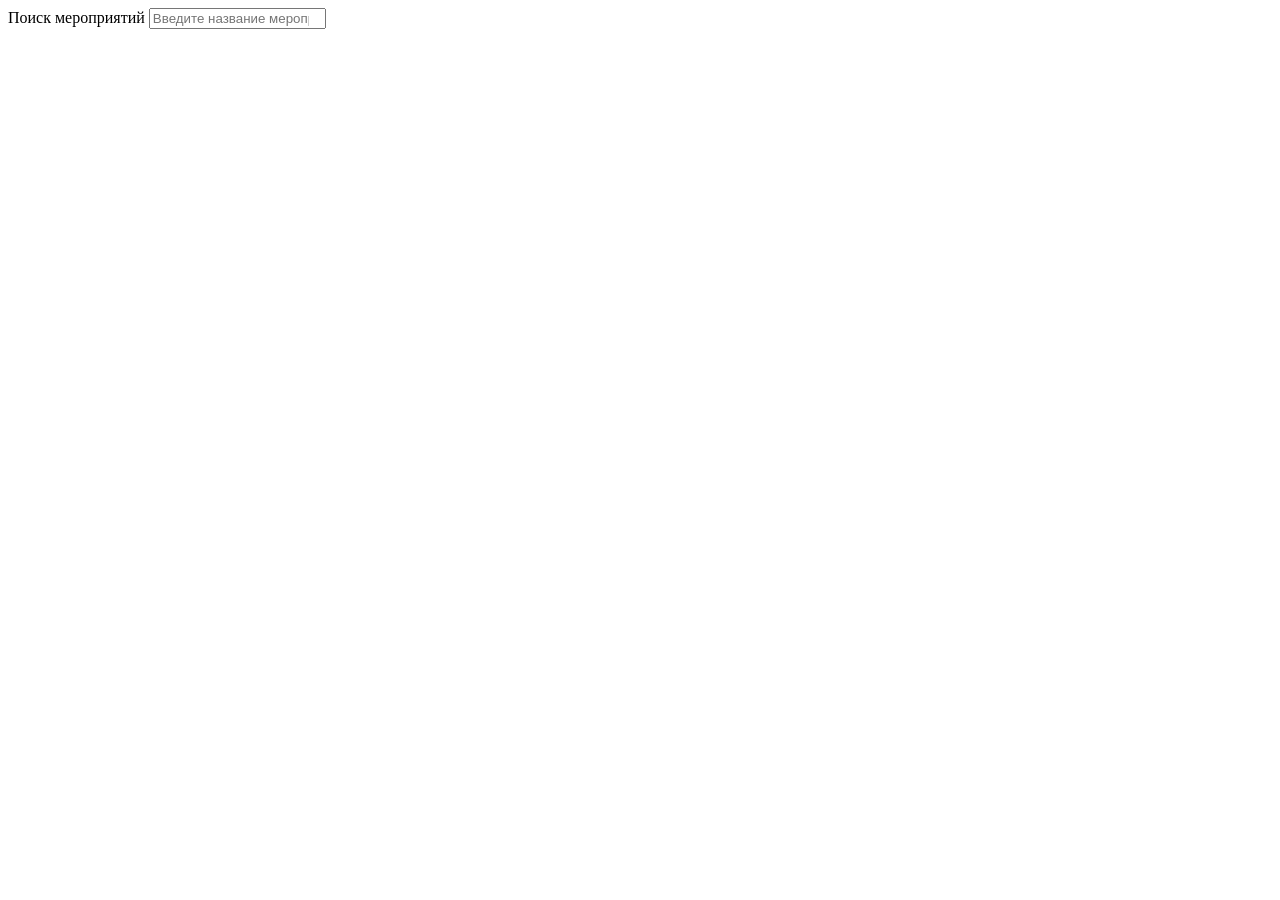
<file: Lab_№5/index.html>
<!DOCTYPE html>
<html lang="ru">
<head>
    <meta charset="UTF-8">
    <title>Debounce Test</title>
</head>
<body>
    <label for="search">Поиск мероприятий</label>
    <input id="search" type="search" placeholder="Введите название мероприятия">

    <script src="registerEvents.js"></script> 
</body>
</html>
</file>
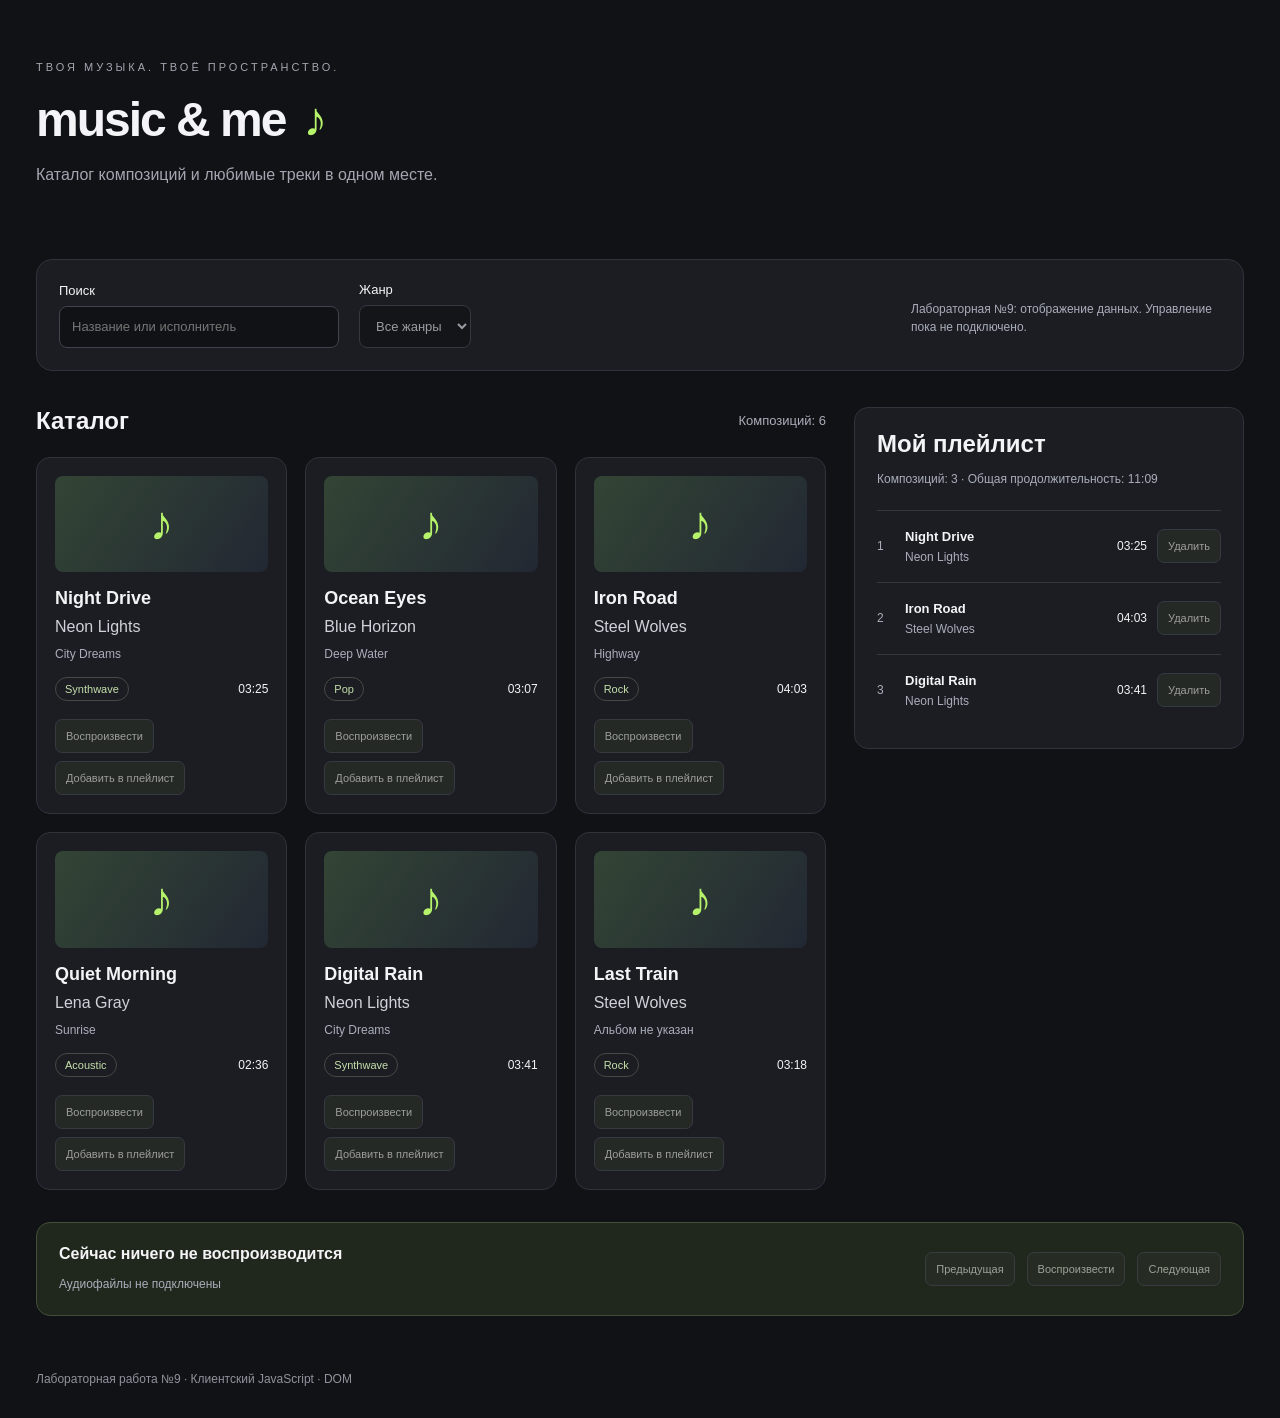
<file: Lab_№9/index.html>
<!DOCTYPE html>
<html lang="ru">
<head>
  <meta charset="UTF-8">
  <meta name="viewport" content="width=device-width, initial-scale=1">
  <title>Music & Me — лабораторная №9</title>
  <link rel="stylesheet" href="styles.css">
  <script src="models.js" defer></script>
  <script src="app.js" defer></script>
</head>
<body>
  <header><p class="eyebrow">ТВОЯ МУЗЫКА. ТВОЁ ПРОСТРАНСТВО.</p><h1>music & me<span>♪</span></h1><p>Каталог композиций и любимые треки в одном месте.</p></header>
  <main>
    <section class="toolbar" aria-label="Поиск и фильтрация">
      <label>Поиск<input type="search" placeholder="Название или исполнитель" disabled></label>
      <label>Жанр<select disabled><option>Все жанры</option><option>Synthwave</option><option>Pop</option><option>Rock</option><option>Acoustic</option></select></label>
      <p class="hint">Лабораторная №9: отображение данных. Управление пока не подключено.</p>
    </section>
    <div class="layout">
      <section aria-labelledby="catalog-title"><div class="section-heading"><h2 id="catalog-title">Каталог</h2><span id="catalog-count"></span></div><div id="catalog" class="catalog"></div></section>
      <section class="playlist-panel" aria-labelledby="playlist-title"><h2 id="playlist-title">Мой плейлист</h2><p id="playlist-summary" class="hint"></p><ol id="playlist" class="playlist"></ol></section>
    </div>
    <section class="player" aria-label="Проигрыватель"><div><strong>Сейчас ничего не воспроизводится</strong><p class="hint">Аудиофайлы не подключены</p></div><button type="button" disabled>Предыдущая</button><button type="button" disabled>Воспроизвести</button><button type="button" disabled>Следующая</button></section>
  </main>
  <footer>Лабораторная работа №9 · Клиентский JavaScript · DOM</footer>
</body>
</html>
</file>
<file: Lab_№9/styles.css>
:root{color-scheme:dark;font-family:Arial,sans-serif;background:#111216;color:#f4f4f6}*{box-sizing:border-box}body{margin:0}header,main,footer{max-width:1320px;margin:auto;padding:28px 36px}header{padding-top:48px}header p{color:#a4a5b0}.eyebrow{font-size:11px;letter-spacing:3px}h1{font-size:48px;letter-spacing:-2px;margin:16px 0}h1 span{color:#b6f36a;margin-left:18px}h2{font-size:24px;margin:0}h3{font-size:18px;margin:16px 0 6px}p{line-height:1.5}.toolbar{display:flex;align-items:end;gap:20px;padding:22px;background:#1b1d23;border:1px solid #30323c;border-radius:16px;margin-bottom:36px}label{display:grid;gap:8px;font-size:13px}input,select{font:inherit;background:#111216;border:1px solid #41434e;color:#d0d1d8;border-radius:8px;padding:12px;min-height:42px}input{width:280px}.hint{font-size:12px;color:#aaaeba}.toolbar .hint{max-width:310px;margin-left:auto}.layout{display:grid;grid-template-columns:minmax(0,1fr) 390px;gap:28px;align-items:start}.section-heading{display:flex;align-items:center;justify-content:space-between;gap:12px;margin-bottom:22px}#catalog-count{font-size:13px;color:#aaaeba}.catalog{display:grid;grid-template-columns:repeat(2,minmax(0,1fr));gap:18px}.track-card{padding:18px;border:1px solid #30323c;border-radius:14px;background:#1b1d23;min-width:0}.cover{position:relative;display:grid;place-items:center;aspect-ratio:2.2;background:linear-gradient(125deg,#334535,#222833);border-radius:8px;overflow:hidden}.cover-placeholder{font-size:48px;color:#b6f36a}.cover img{position:absolute;width:100%;height:100%;object-fit:cover}.artist{margin:0;color:#d1d2d9}.metadata{font-size:12px;color:#aaaeba;margin:6px 0 14px}.track-details{display:flex;justify-content:space-between;align-items:center;gap:12px}.genre{font-size:11px;border:1px solid #454a42;border-radius:20px;padding:5px 9px;color:#c5dfab}.duration{font-size:12px;font-variant-numeric:tabular-nums;white-space:nowrap}.actions{display:flex;flex-wrap:wrap;gap:8px;margin-top:18px}button{font:inherit;font-size:11px;padding:10px;border-radius:7px;border:1px solid #444853;color:#e0e3da;background:#2a3028}button:disabled{cursor:not-allowed;opacity:.65}.playlist-panel{background:#1b1d23;border:1px solid #30323c;border-radius:14px;padding:22px}.playlist{list-style:none;margin:22px 0 0;padding:0}.playlist-item{display:grid;grid-template-columns:18px minmax(0,1fr) auto auto;gap:10px;align-items:center;padding:18px 0;border-top:1px solid #343640}.playlist-description{display:grid;gap:6px;overflow-wrap:anywhere}.playlist-description strong{font-size:13px}.track-number{font-size:12px;color:#aaaeba}.empty-state{padding:28px;color:#b5b8c3;grid-column:1/-1}.player{display:flex;align-items:center;gap:12px;background:#20271d;border:1px solid #424e35;border-radius:14px;padding:22px;margin-top:32px}.player>div{margin-right:auto}.player p{margin-bottom:0}footer{font-size:12px;color:#90939d;padding-bottom:32px}@media(min-width:1200px){.catalog{grid-template-columns:repeat(3,minmax(0,1fr))}}@media(max-width:1000px){.layout{grid-template-columns:1fr}.toolbar{flex-wrap:wrap}.toolbar .hint{margin-left:0}.playlist-panel{margin-top:12px}}@media(max-width:560px){header,main,footer{padding:24px 18px}h1{font-size:40px}.catalog{grid-template-columns:1fr}.toolbar{align-items:stretch}.toolbar label,input{width:100%}.player{flex-wrap:wrap}.player>div{width:100%}.playlist-panel{padding:16px}.playlist-item{gap:8px}}
</file>
